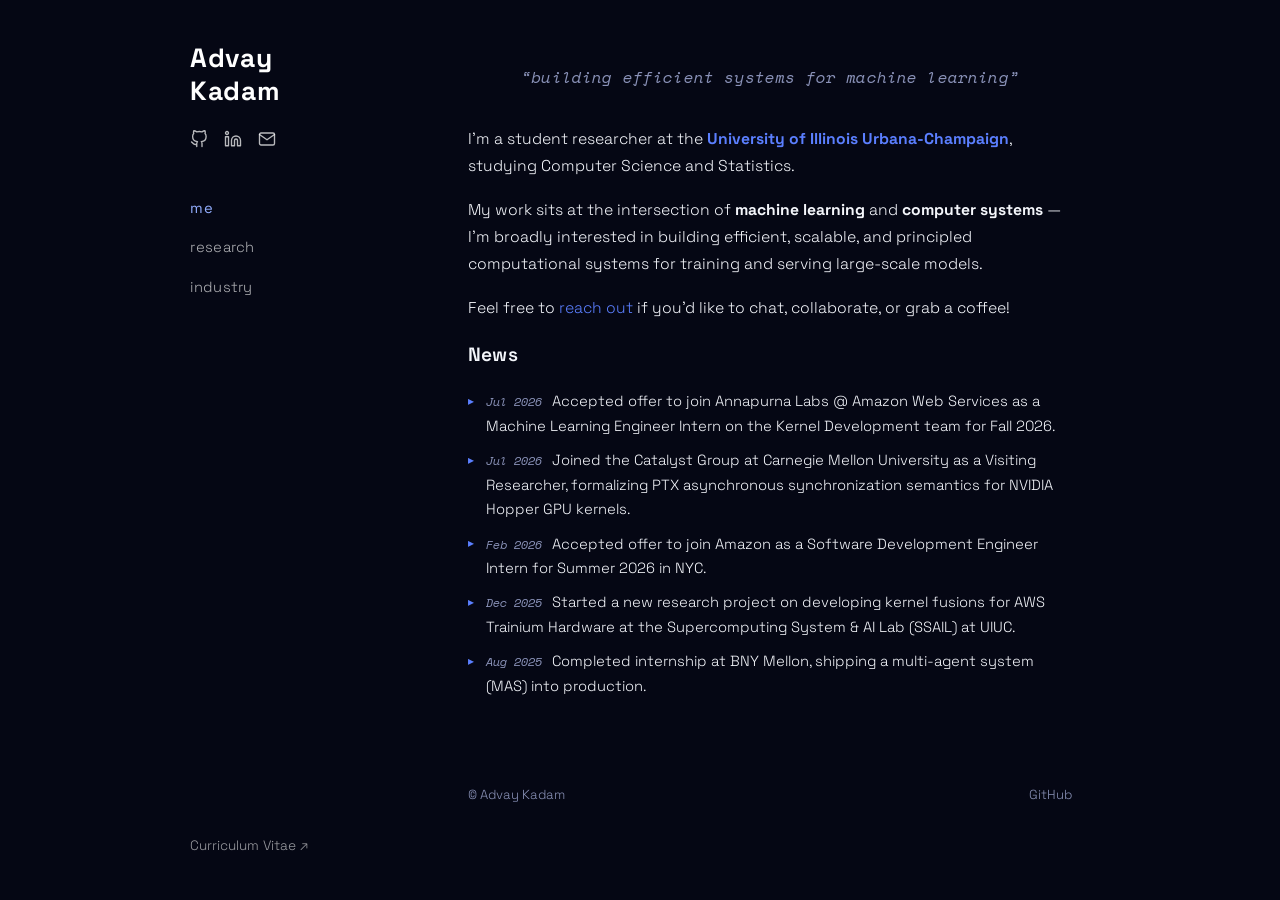
<file: index.html>
<!DOCTYPE html>
<html lang="en">
<head>
  <meta charset="UTF-8" />
  <meta name="viewport" content="width=device-width, initial-scale=1.0" />
  <title>Advay Kadam</title>
  <link rel="preconnect" href="https://fonts.googleapis.com" />
  <link rel="preconnect" href="https://fonts.gstatic.com" crossorigin />
  <link href="https://fonts.googleapis.com/css2?family=Space+Grotesk:wght@300;400;500;600;700&family=Space+Mono:ital,wght@0,400;1,400&display=swap" rel="stylesheet" />
  <link rel="stylesheet" href="site.css" />
</head>
<body>

  <!-- SIDEBAR -->
  <aside class="sidebar">
    <a class="sidebar-name" href="index.html">Advay<br>Kadam</a>

    <div class="sidebar-icons">
      <a href="https://github.com/Advay-K1" target="_blank" rel="noopener" title="GitHub">
        <svg viewBox="0 0 24 24" fill="none" stroke="currentColor" stroke-width="1.8" stroke-linecap="round" stroke-linejoin="round">
          <path d="M9 19c-5 1.5-5-2.5-7-3m14 6v-3.87a3.37 3.37 0 0 0-.94-2.61c3.14-.35 6.44-1.54 6.44-7A5.44 5.44 0 0 0 20 4.77 5.07 5.07 0 0 0 19.91 1S18.73.65 16 2.48a13.38 13.38 0 0 0-7 0C6.27.65 5.09 1 5.09 1A5.07 5.07 0 0 0 5 4.77a5.44 5.44 0 0 0-1.5 3.78c0 5.42 3.3 6.61 6.44 7A3.37 3.37 0 0 0 9 18.13V22"/>
        </svg>
      </a>
      <a href="https://www.linkedin.com/in/advay-kadam/" target="_blank" rel="noopener" title="LinkedIn">
        <svg viewBox="0 0 24 24" fill="none" stroke="currentColor" stroke-width="1.8" stroke-linecap="round" stroke-linejoin="round">
          <path d="M16 8a6 6 0 0 1 6 6v7h-4v-7a2 2 0 0 0-2-2 2 2 0 0 0-2 2v7h-4v-7a6 6 0 0 1 6-6z"/>
          <rect x="2" y="9" width="4" height="12"/>
          <circle cx="4" cy="4" r="2"/>
        </svg>
      </a>
      <a href="mailto:advay.kadam10@gmail.com" title="Email">
        <svg viewBox="0 0 24 24" fill="none" stroke="currentColor" stroke-width="1.8" stroke-linecap="round" stroke-linejoin="round">
          <path d="M4 4h16c1.1 0 2 .9 2 2v12c0 1.1-.9 2-2 2H4c-1.1 0-2-.9-2-2V6c0-1.1.9-2 2-2z"/>
          <polyline points="22,6 12,13 2,6"/>
        </svg>
      </a>
    </div>

    <nav class="sidebar-nav">
      <a href="index.html" class="active">me</a>
      <a href="research.html">research</a>
      <a href="industry.html">industry</a>
    </nav>

    <div class="sidebar-bottom">
      <a class="sidebar-cv" href="CV/Advay_Kadam.pdf" target="_blank" rel="noopener">Curriculum Vitae ↗</a>
    </div>
  </aside>

  <!-- MAIN -->
  <main class="content">

    <header class="post-header">
      <p class="desc">&ldquo;building efficient systems for machine learning&rdquo;</p>
    </header>

    <article>
      <p>I'm a student researcher at the <a href="https://illinois.edu/" target="_blank" rel="noopener"><strong>University of Illinois Urbana&#8209;Champaign</strong></a>, studying Computer Science and Statistics.</p>
      <p>My work sits at the intersection of <strong>machine learning</strong> and <strong>computer systems</strong> &mdash; I'm broadly interested in building efficient, scalable, and principled computational systems for training and serving large-scale models.</p>
      <p>Feel free to <a href="mailto:advay.kadam10@gmail.com">reach out</a> if you'd like to chat, collaborate, or grab a coffee!</p>
    </article>

    <section id="news">
      <h2 class="section-heading">News</h2>
      <ul class="news-list">
        <li><span class="news-date">Jul 2026</span> Accepted offer to join Annapurna Labs @ Amazon Web Services as a Machine Learning Engineer Intern on the Kernel Development team for Fall 2026.</li>
        <li><span class="news-date">Jul 2026</span> Joined the Catalyst Group at Carnegie Mellon University as a Visiting Researcher, formalizing PTX asynchronous synchronization semantics for NVIDIA Hopper GPU kernels.</li>
        <li><span class="news-date">Feb 2026</span> Accepted offer to join Amazon as a Software Development Engineer Intern for Summer 2026 in NYC.</li>
        <li><span class="news-date">Dec 2025</span> Started a new research project on developing kernel fusions for AWS Trainium Hardware at the Supercomputing System & AI Lab (SSAIL) at UIUC.</li>
        <li><span class="news-date">Aug 2025</span> Completed internship at BNY Mellon, shipping a multi-agent system (MAS) into production.</li>
      </ul>
    </section>

    <footer>
      <span>© Advay Kadam</span>
      <a href="https://github.com/Advay-K1" target="_blank" rel="noopener">GitHub</a>
    </footer>

  </main>

</body>
</html>
</file>
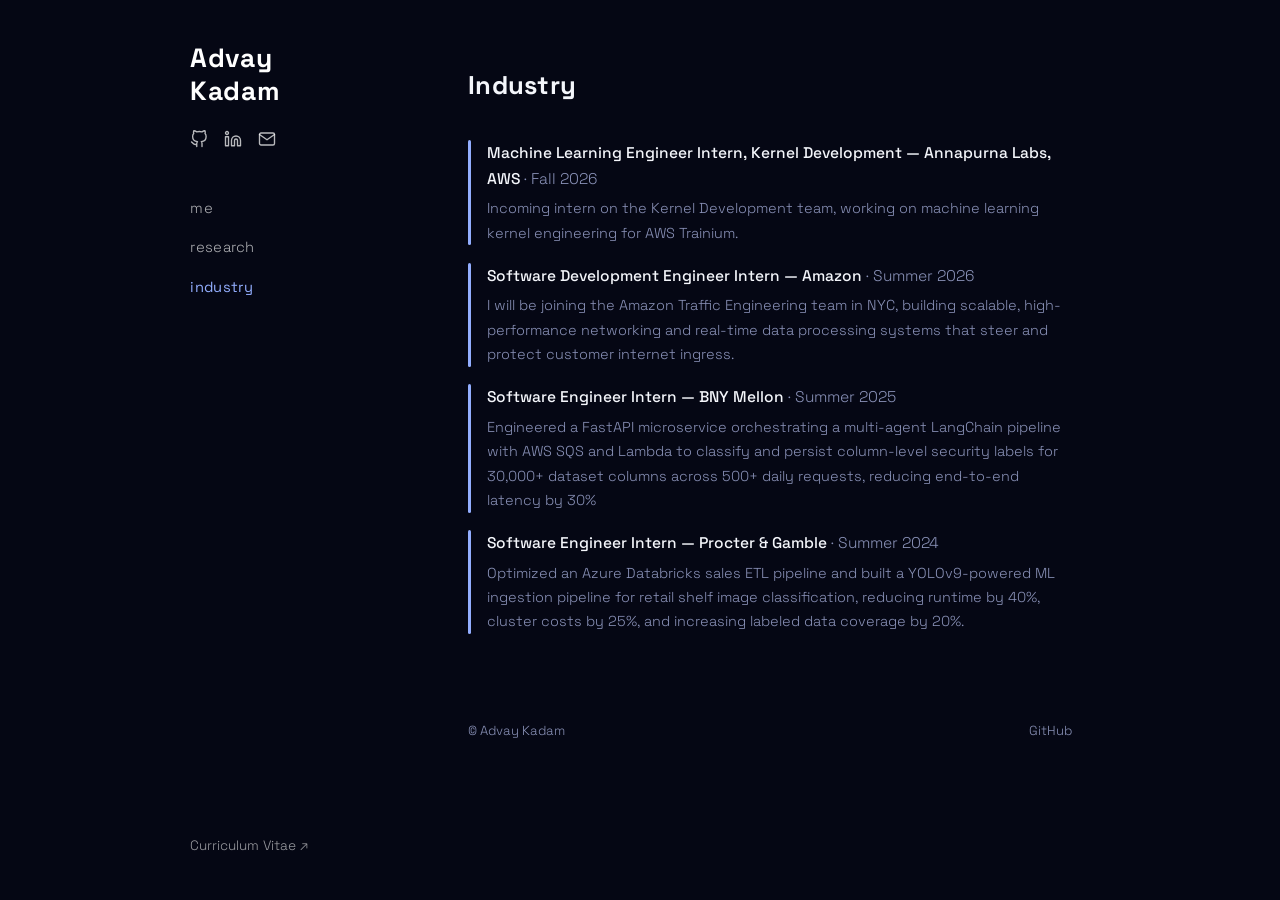
<file: industry.html>
<!DOCTYPE html>
<html lang="en">
<head>
  <meta charset="UTF-8" />
  <meta name="viewport" content="width=device-width, initial-scale=1.0" />
  <title>Industry · Advay Kadam</title>
  <link rel="preconnect" href="https://fonts.googleapis.com" />
  <link rel="preconnect" href="https://fonts.gstatic.com" crossorigin />
  <link href="https://fonts.googleapis.com/css2?family=Space+Grotesk:wght@300;400;500;600;700&family=Space+Mono:ital,wght@0,400;1,400&display=swap" rel="stylesheet" />
  <link rel="stylesheet" href="site.css" />
</head>
<body>

  <!-- SIDEBAR -->
  <aside class="sidebar">
    <a class="sidebar-name" href="index.html">Advay<br>Kadam</a>

    <div class="sidebar-icons">
      <a href="https://github.com/Advay-K1" target="_blank" rel="noopener" title="GitHub">
        <svg viewBox="0 0 24 24" fill="none" stroke="currentColor" stroke-width="1.8" stroke-linecap="round" stroke-linejoin="round">
          <path d="M9 19c-5 1.5-5-2.5-7-3m14 6v-3.87a3.37 3.37 0 0 0-.94-2.61c3.14-.35 6.44-1.54 6.44-7A5.44 5.44 0 0 0 20 4.77 5.07 5.07 0 0 0 19.91 1S18.73.65 16 2.48a13.38 13.38 0 0 0-7 0C6.27.65 5.09 1 5.09 1A5.07 5.07 0 0 0 5 4.77a5.44 5.44 0 0 0-1.5 3.78c0 5.42 3.3 6.61 6.44 7A3.37 3.37 0 0 0 9 18.13V22"/>
        </svg>
      </a>
      <a href="https://www.linkedin.com/in/advay-kadam/" target="_blank" rel="noopener" title="LinkedIn">
        <svg viewBox="0 0 24 24" fill="none" stroke="currentColor" stroke-width="1.8" stroke-linecap="round" stroke-linejoin="round">
          <path d="M16 8a6 6 0 0 1 6 6v7h-4v-7a2 2 0 0 0-2-2 2 2 0 0 0-2 2v7h-4v-7a6 6 0 0 1 6-6z"/>
          <rect x="2" y="9" width="4" height="12"/>
          <circle cx="4" cy="4" r="2"/>
        </svg>
      </a>
      <a href="mailto:advay.kadam10@gmail.com" title="Email">
        <svg viewBox="0 0 24 24" fill="none" stroke="currentColor" stroke-width="1.8" stroke-linecap="round" stroke-linejoin="round">
          <path d="M4 4h16c1.1 0 2 .9 2 2v12c0 1.1-.9 2-2 2H4c-1.1 0-2-.9-2-2V6c0-1.1.9-2 2-2z"/>
          <polyline points="22,6 12,13 2,6"/>
        </svg>
      </a>
    </div>

    <nav class="sidebar-nav">
      <a href="index.html">me</a>
      <a href="research.html">research</a>
      <a href="industry.html" class="active">industry</a>
    </nav>

    <div class="sidebar-bottom">
      <a class="sidebar-cv" href="CV/Advay_Kadam.pdf" target="_blank" rel="noopener">Curriculum Vitae ↗</a>
    </div>
  </aside>

  <!-- MAIN -->
  <main class="content">
    <h1 class="page-title">Industry</h1>

    <section>
      <div class="research-areas">

        <div class="research-area">
          <div class="research-area-bar"></div>
          <div>
            <p class="research-area-title">Machine Learning Engineer Intern, Kernel Development &mdash; Annapurna Labs, AWS <span style="font-weight:300; color:var(--text-muted)">&middot; Fall 2026</span></p>
            <p class="research-area-desc">
              Incoming intern on the Kernel Development team, working on machine learning kernel engineering for AWS Trainium.
            </p>
          </div>
        </div>

        <div class="research-area">
          <div class="research-area-bar"></div>
          <div>
            <p class="research-area-title">Software Development Engineer Intern &mdash; Amazon <span style="font-weight:300; color:var(--text-muted)">&middot; Summer 2026</span></p>
            <p class="research-area-desc">
              I will be joining the Amazon Traffic Engineering team in NYC, building scalable, high-performance
networking and real-time data processing systems that steer and protect customer internet ingress.
            </p>
          </div>
        </div>

        <div class="research-area">
          <div class="research-area-bar"></div>
          <div>
            <p class="research-area-title">Software Engineer Intern &mdash; BNY Mellon <span style="font-weight:300; color:var(--text-muted)">&middot; Summer 2025</span></p>
            <p class="research-area-desc">
              Engineered a FastAPI microservice orchestrating a multi-agent LangChain pipeline with AWS SQS and Lambda to classify and persist column-level security labels for 30,000+ dataset columns across 500+ daily requests, reducing end-to-end latency by 30%
            </p>
          </div>
        </div>

        <div class="research-area">
          <div class="research-area-bar"></div>
          <div>
            <p class="research-area-title">Software Engineer Intern &mdash; Procter & Gamble <span style="font-weight:300; color:var(--text-muted)">&middot; Summer 2024</span></p>
            <p class="research-area-desc">
              Optimized an Azure Databricks sales ETL pipeline and built a YOLOv9-powered ML ingestion pipeline for retail shelf image classification, reducing runtime by 40%, cluster costs by 25%, and increasing labeled data coverage by 20%.
            </p>
          </div>
        </div>

      </div>
    </section>

    <footer>
      <span>© Advay Kadam</span>
      <a href="https://github.com/Advay-K1" target="_blank" rel="noopener">GitHub</a>
    </footer>
  </main>

</body>
</html>
</file>
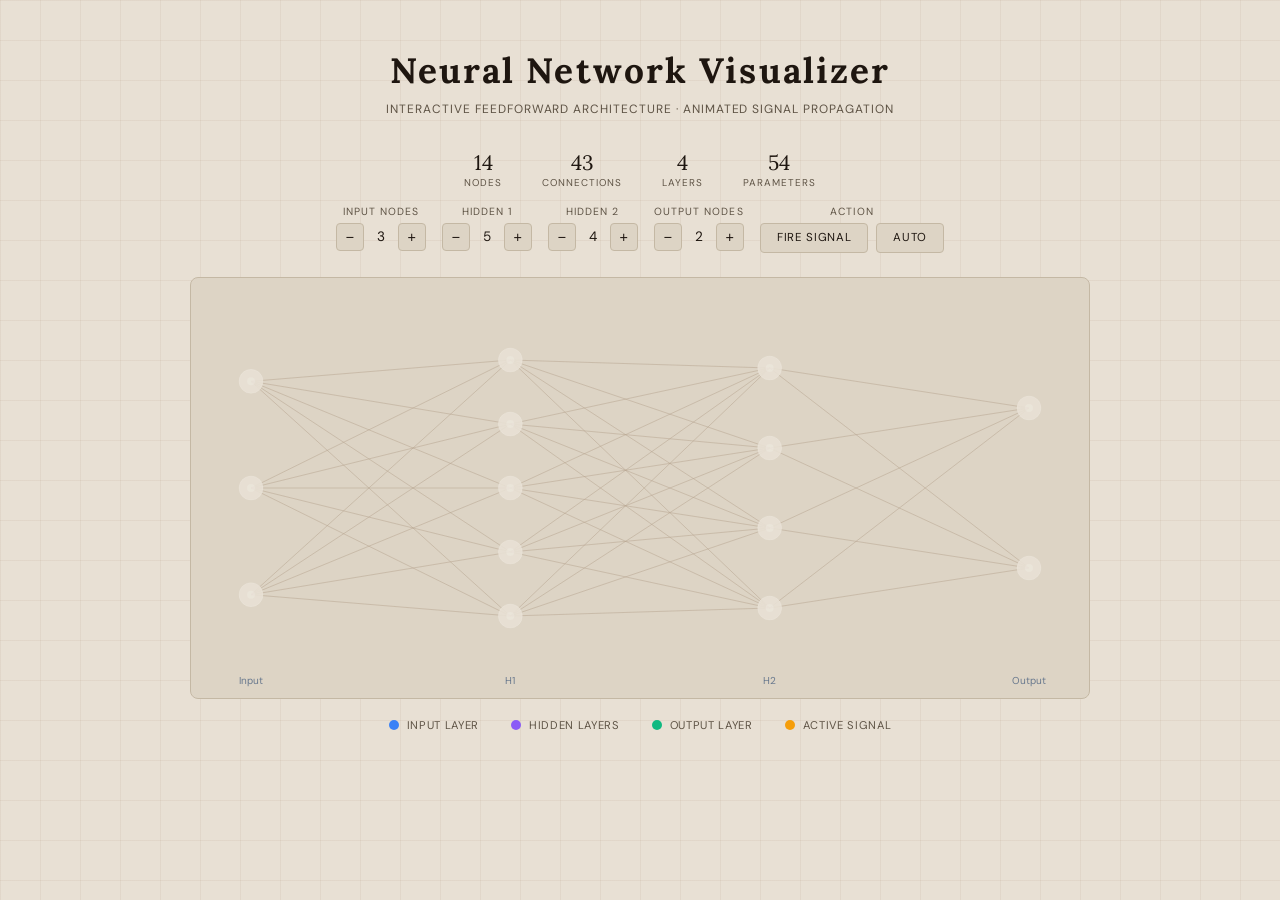
<file: nn.html>
<!DOCTYPE html>
<html lang="en">
<head>
  <meta charset="UTF-8" />
  <meta name="viewport" content="width=device-width, initial-scale=1.0"/>
  <title>Neural Network Visualization</title>
  <link rel="preconnect" href="https://fonts.googleapis.com"/>
  <link href="https://fonts.googleapis.com/css2?family=Lora:ital,wght@0,400;0,600&family=DM+Sans:wght@300;400;500&display=swap" rel="stylesheet"/>
  <style>
    :root {
      --bg: #e8e0d4;
      --surface: #ddd4c5;
      --border: #c4b8a4;
      --text: #1e1610;
      --text-muted: #5e5345;
      --node-input: #7a4f2c;
      --node-hidden: #a67c52;
      --node-output: #4a2e10;
      --signal: #c4793a;
      --glow-blue: rgba(122,79,44,0.35);
      --glow-purple: rgba(166,124,82,0.35);
      --glow-green: rgba(74,46,16,0.35);
    }

    * { box-sizing: border-box; margin: 0; padding: 0; }

    body {
      background: var(--bg);
      color: var(--text);
      font-family: 'DM Sans', sans-serif;
      min-height: 100vh;
      display: flex;
      flex-direction: column;
      align-items: center;
      overflow-x: hidden;
    }

    /* subtle grid background */
    body::before {
      content: '';
      position: fixed;
      inset: 0;
      background-image:
        linear-gradient(rgba(122,79,44,0.06) 1px, transparent 1px),
        linear-gradient(90deg, rgba(122,79,44,0.06) 1px, transparent 1px);
      background-size: 40px 40px;
      pointer-events: none;
      z-index: 0;
    }

    header {
      position: relative;
      z-index: 1;
      text-align: center;
      padding: 3rem 2rem 1.5rem;
    }

    header h1 {
      font-family: 'Lora', serif;
      font-size: clamp(1.4rem, 4vw, 2.2rem);
      font-weight: 700;
      letter-spacing: 0.06em;
      color: #1e1610;
      margin-bottom: 0.5rem;
    }

    header p {
      font-size: 0.75rem;
      color: var(--text-muted);
      letter-spacing: 0.08em;
      text-transform: uppercase;
    }

    /* ── CONTROLS ── */
    .controls {
      position: relative;
      z-index: 1;
      display: flex;
      gap: 1rem;
      flex-wrap: wrap;
      justify-content: center;
      margin-bottom: 1.5rem;
      padding: 0 1rem;
    }

    .ctrl-group {
      display: flex;
      flex-direction: column;
      gap: 0.3rem;
      align-items: center;
    }

    .ctrl-label {
      font-size: 0.65rem;
      color: var(--text-muted);
      letter-spacing: 0.1em;
      text-transform: uppercase;
    }

    .ctrl-row {
      display: flex;
      align-items: center;
      gap: 0.5rem;
    }

    button.icon-btn {
      background: var(--surface);
      border: 1px solid var(--border);
      color: var(--text);
      width: 28px;
      height: 28px;
      border-radius: 4px;
      cursor: pointer;
      font-size: 0.9rem;
      display: flex;
      align-items: center;
      justify-content: center;
      transition: border-color 0.2s, color 0.2s;
    }

    button.icon-btn:hover { border-color: var(--node-input); color: var(--node-input); }

    .ctrl-val {
      font-size: 0.85rem;
      color: var(--text);
      min-width: 18px;
      text-align: center;
    }

    .btn {
      background: var(--surface);
      border: 1px solid var(--border);
      color: var(--text);
      padding: 0.4rem 1rem;
      border-radius: 4px;
      cursor: pointer;
      font-family: 'DM Sans', sans-serif;
      font-size: 0.72rem;
      letter-spacing: 0.06em;
      text-transform: uppercase;
      transition: border-color 0.2s, color 0.2s, background 0.2s;
    }

    .btn:hover { border-color: var(--node-hidden); color: var(--node-hidden); }
    .btn.active { border-color: var(--signal); color: var(--signal); background: rgba(196,121,58,0.12); }

    /* ── CANVAS WRAPPER ── */
    .canvas-wrap {
      position: relative;
      z-index: 1;
      width: min(96vw, 900px);
      background: var(--surface);
      border: 1px solid var(--border);
      border-radius: 8px;
      overflow: hidden;
    }

    canvas { display: block; width: 100%; }

    /* ── LEGEND ── */
    .legend {
      position: relative;
      z-index: 1;
      display: flex;
      gap: 2rem;
      flex-wrap: wrap;
      justify-content: center;
      margin-top: 1.2rem;
      padding-bottom: 2rem;
    }

    .legend-item {
      display: flex;
      align-items: center;
      gap: 0.5rem;
      font-size: 0.7rem;
      color: var(--text-muted);
      letter-spacing: 0.06em;
      text-transform: uppercase;
    }

    .legend-dot {
      width: 10px;
      height: 10px;
      border-radius: 50%;
      flex-shrink: 0;
    }

    /* ── STATS BAR ── */
    .stats {
      position: relative;
      z-index: 1;
      display: flex;
      gap: 2.5rem;
      flex-wrap: wrap;
      justify-content: center;
      margin-top: 0.5rem;
      margin-bottom: 1rem;
    }

    .stat {
      text-align: center;
    }

    .stat-val {
      font-family: 'Lora', serif;
      font-size: 1.3rem;
      color: #1e1610;
    }

    .stat-label {
      font-size: 0.62rem;
      color: var(--text-muted);
      letter-spacing: 0.1em;
      text-transform: uppercase;
    }
  </style>
</head>
<body>

  <header>
    <h1>Neural Network Visualizer</h1>
    <p>Interactive feedforward architecture · animated signal propagation</p>
  </header>

  <div class="stats">
    <div class="stat"><div class="stat-val" id="stat-nodes">0</div><div class="stat-label">Nodes</div></div>
    <div class="stat"><div class="stat-val" id="stat-edges">0</div><div class="stat-label">Connections</div></div>
    <div class="stat"><div class="stat-val" id="stat-layers">0</div><div class="stat-label">Layers</div></div>
    <div class="stat"><div class="stat-val" id="stat-params">0</div><div class="stat-label">Parameters</div></div>
  </div>

  <div class="controls">
    <div class="ctrl-group">
      <span class="ctrl-label">Input Nodes</span>
      <div class="ctrl-row">
        <button class="icon-btn" onclick="changeLayer(0,-1)">−</button>
        <span class="ctrl-val" id="v0">3</span>
        <button class="icon-btn" onclick="changeLayer(0,1)">+</button>
      </div>
    </div>
    <div class="ctrl-group">
      <span class="ctrl-label">Hidden 1</span>
      <div class="ctrl-row">
        <button class="icon-btn" onclick="changeLayer(1,-1)">−</button>
        <span class="ctrl-val" id="v1">5</span>
        <button class="icon-btn" onclick="changeLayer(1,1)">+</button>
      </div>
    </div>
    <div class="ctrl-group">
      <span class="ctrl-label">Hidden 2</span>
      <div class="ctrl-row">
        <button class="icon-btn" onclick="changeLayer(2,-1)">−</button>
        <span class="ctrl-val" id="v2">4</span>
        <button class="icon-btn" onclick="changeLayer(2,1)">+</button>
      </div>
    </div>
    <div class="ctrl-group">
      <span class="ctrl-label">Output Nodes</span>
      <div class="ctrl-row">
        <button class="icon-btn" onclick="changeLayer(3,-1)">−</button>
        <span class="ctrl-val" id="v3">2</span>
        <button class="icon-btn" onclick="changeLayer(3,1)">+</button>
      </div>
    </div>
    <div class="ctrl-group">
      <span class="ctrl-label">Action</span>
      <div class="ctrl-row" style="gap:0.5rem">
        <button class="btn" id="btn-fire" onclick="fireSignal()">Fire Signal</button>
        <button class="btn" id="btn-auto" onclick="toggleAuto()">Auto</button>
      </div>
    </div>
  </div>

  <div class="canvas-wrap">
    <canvas id="nn" height="420"></canvas>
  </div>

  <div class="legend">
    <div class="legend-item"><div class="legend-dot" style="background:#3b82f6"></div>Input Layer</div>
    <div class="legend-item"><div class="legend-dot" style="background:#8b5cf6"></div>Hidden Layers</div>
    <div class="legend-item"><div class="legend-dot" style="background:#10b981"></div>Output Layer</div>
    <div class="legend-item"><div class="legend-dot" style="background:#f59e0b"></div>Active Signal</div>
  </div>

  <script>
    const canvas = document.getElementById('nn');
    const ctx = canvas.getContext('2d');

    let layers = [3, 5, 4, 2];
    let signals = [];   // {progress, fromLayer, fromNode, toNode, color}
    let nodeActivations = []; // per-layer per-node activation strength [0..1]
    let autoMode = false;
    let autoTimer = null;
    let animFrame;

    // ── Layout ──
    function getLayout() {
      const W = canvas.offsetWidth || 900;
      const H = canvas.height;
      const padX = 60, padY = 50;
      const layerX = layers.map((_, i) => padX + i * (W - 2*padX) / (layers.length - 1));
      const nodePos = layers.map((count, li) => {
        const x = layerX[li];
        return Array.from({length: count}, (_, ni) => {
          const y = padY + (ni + 0.5) * (H - 2*padY) / count;
          return {x, y};
        });
      });
      return {W, H, nodePos};
    }

    // ── Colours ──
    function layerColor(li) {
      if (li === 0) return '#3b82f6';
      if (li === layers.length - 1) return '#10b981';
      return '#8b5cf6';
    }

    function layerGlow(li) {
      if (li === 0) return 'rgba(59,130,246,';
      if (li === layers.length - 1) return 'rgba(16,185,129,';
      return 'rgba(139,92,246,';
    }

    // ── Draw ──
    function draw() {
      const {W, H, nodePos} = getLayout();
      ctx.clearRect(0, 0, W, H);

      // Draw edges
      for (let li = 0; li < layers.length - 1; li++) {
        for (let ni = 0; ni < layers[li]; ni++) {
          for (let nj = 0; nj < layers[li+1]; nj++) {
            const a = nodePos[li][ni];
            const b = nodePos[li+1][nj];

            // Check if any signal is traveling this edge
            const sig = signals.find(s => s.fromLayer === li && s.fromNode === ni && s.toNode === nj);
            if (sig) {
              const grad = ctx.createLinearGradient(a.x, a.y, b.x, b.y);
              grad.addColorStop(Math.max(0, sig.progress - 0.15), 'rgba(245,158,11,0)');
              grad.addColorStop(sig.progress, 'rgba(245,158,11,0.9)');
              grad.addColorStop(Math.min(1, sig.progress + 0.15), 'rgba(245,158,11,0)');
              ctx.beginPath();
              ctx.moveTo(a.x, a.y);
              ctx.lineTo(b.x, b.y);
              ctx.strokeStyle = grad;
              ctx.lineWidth = 2;
              ctx.stroke();
            } else {
              ctx.beginPath();
              ctx.moveTo(a.x, a.y);
              ctx.lineTo(b.x, b.y);
              ctx.strokeStyle = 'rgba(180,160,140,0.6)';
              ctx.lineWidth = 0.8;
              ctx.stroke();
            }
          }
        }
      }

      // Draw nodes
      for (let li = 0; li < layers.length; li++) {
        for (let ni = 0; ni < layers[li]; ni++) {
          const {x, y} = nodePos[li][ni];
          const act = nodeActivations[li]?.[ni] || 0;
          const col = layerColor(li);
          const glowBase = layerGlow(li);
          const r = 12;

          // glow
          if (act > 0.01) {
            const grd = ctx.createRadialGradient(x, y, r, x, y, r + 22 * act);
            grd.addColorStop(0, glowBase + (0.5 * act) + ')');
            grd.addColorStop(1, glowBase + '0)');
            ctx.beginPath();
            ctx.arc(x, y, r + 22 * act, 0, Math.PI * 2);
            ctx.fillStyle = grd;
            ctx.fill();
          }

          // ring
          ctx.beginPath();
          ctx.arc(x, y, r, 0, Math.PI * 2);
          ctx.strokeStyle = act > 0.01 ? col : 'rgba(255,255,255,0.12)';
          ctx.lineWidth = act > 0.01 ? 2 : 1;
          ctx.fillStyle = act > 0.01
            ? glowBase + (0.25 * act) + ')'
            : 'rgba(232,224,212,0.9)';
          ctx.fill();
          ctx.stroke();

          // inner dot
          ctx.beginPath();
          ctx.arc(x, y, 4, 0, Math.PI * 2);
          ctx.fillStyle = act > 0.01 ? col : 'rgba(255,255,255,0.15)';
          ctx.fill();
        }
      }

      // Layer labels
      const labelY = H - 14;
      const labels = layers.map((_, i) => {
        if (i === 0) return 'Input';
        if (i === layers.length - 1) return 'Output';
        return `H${i}`;
      });
      for (let li = 0; li < layers.length; li++) {
        ctx.fillStyle = 'rgba(74,96,128,0.8)';
        ctx.font = '10px DM Sans, sans-serif';
        ctx.textAlign = 'center';
        ctx.fillText(labels[li], nodePos[li][0].x, labelY);
      }
    }

    // ── Signal propagation ──
    function fireSignal() {
      // Reset activations
      nodeActivations = layers.map(n => new Array(n).fill(0));
      signals = [];

      // Activate all input nodes
      for (let ni = 0; ni < layers[0]; ni++) {
        nodeActivations[0][ni] = 1;
      }

      // Create signals for layer 0 → 1
      spawnLayerSignals(0);
    }

    function spawnLayerSignals(fromLayer) {
      for (let ni = 0; ni < layers[fromLayer]; ni++) {
        for (let nj = 0; nj < layers[fromLayer+1]; nj++) {
          signals.push({
            fromLayer,
            fromNode: ni,
            toNode: nj,
            progress: 0,
            speed: 0.008 + Math.random() * 0.004
          });
        }
      }
    }

    // ── Animation loop ──
    function animate() {
      animFrame = requestAnimationFrame(animate);

      // Advance signals
      let completedLayer = -1;
      for (let i = signals.length - 1; i >= 0; i--) {
        signals[i].progress += signals[i].speed;
        if (signals[i].progress >= 1) {
          const {fromLayer, toNode} = signals[i];
          nodeActivations[fromLayer + 1][toNode] = 1;
          completedLayer = fromLayer;
          signals.splice(i, 1);
        }
      }

      // Check if all signals for a layer are done → spawn next layer
      if (completedLayer >= 0 && completedLayer + 1 < layers.length - 1) {
        const layerSignalsLeft = signals.filter(s => s.fromLayer === completedLayer).length;
        if (layerSignalsLeft === 0 && !signals.find(s => s.fromLayer > completedLayer)) {
          spawnLayerSignals(completedLayer + 1);
        }
      }

      // Decay activations slowly
      for (let li = 0; li < nodeActivations.length; li++) {
        for (let ni = 0; ni < (nodeActivations[li]?.length || 0); ni++) {
          nodeActivations[li][ni] *= 0.985;
        }
      }

      draw();
    }

    // ── Controls ──
    function changeLayer(li, delta) {
      layers[li] = Math.max(1, Math.min(8, layers[li] + delta));
      document.getElementById('v' + li).textContent = layers[li];
      nodeActivations = layers.map(n => new Array(n).fill(0));
      signals = [];
      updateStats();
    }

    function toggleAuto() {
      autoMode = !autoMode;
      const btn = document.getElementById('btn-auto');
      btn.classList.toggle('active', autoMode);
      if (autoMode) {
        fireSignal();
        autoTimer = setInterval(() => fireSignal(), 2800);
      } else {
        clearInterval(autoTimer);
      }
    }

    function updateStats() {
      const totalNodes = layers.reduce((a, b) => a + b, 0);
      let totalEdges = 0, totalParams = 0;
      for (let i = 0; i < layers.length - 1; i++) {
        totalEdges += layers[i] * layers[i+1];
        totalParams += layers[i] * layers[i+1] + layers[i+1];
      }
      document.getElementById('stat-nodes').textContent = totalNodes;
      document.getElementById('stat-edges').textContent = totalEdges;
      document.getElementById('stat-layers').textContent = layers.length;
      document.getElementById('stat-params').textContent = totalParams;
    }

    // ── Init ──
    function resize() {
      const wrap = canvas.parentElement;
      canvas.width = wrap.clientWidth;
      draw();
    }

    window.addEventListener('resize', resize);
    resize();
    nodeActivations = layers.map(n => new Array(n).fill(0));
    updateStats();
    animate();
  </script>
</body>
</html>
</file>
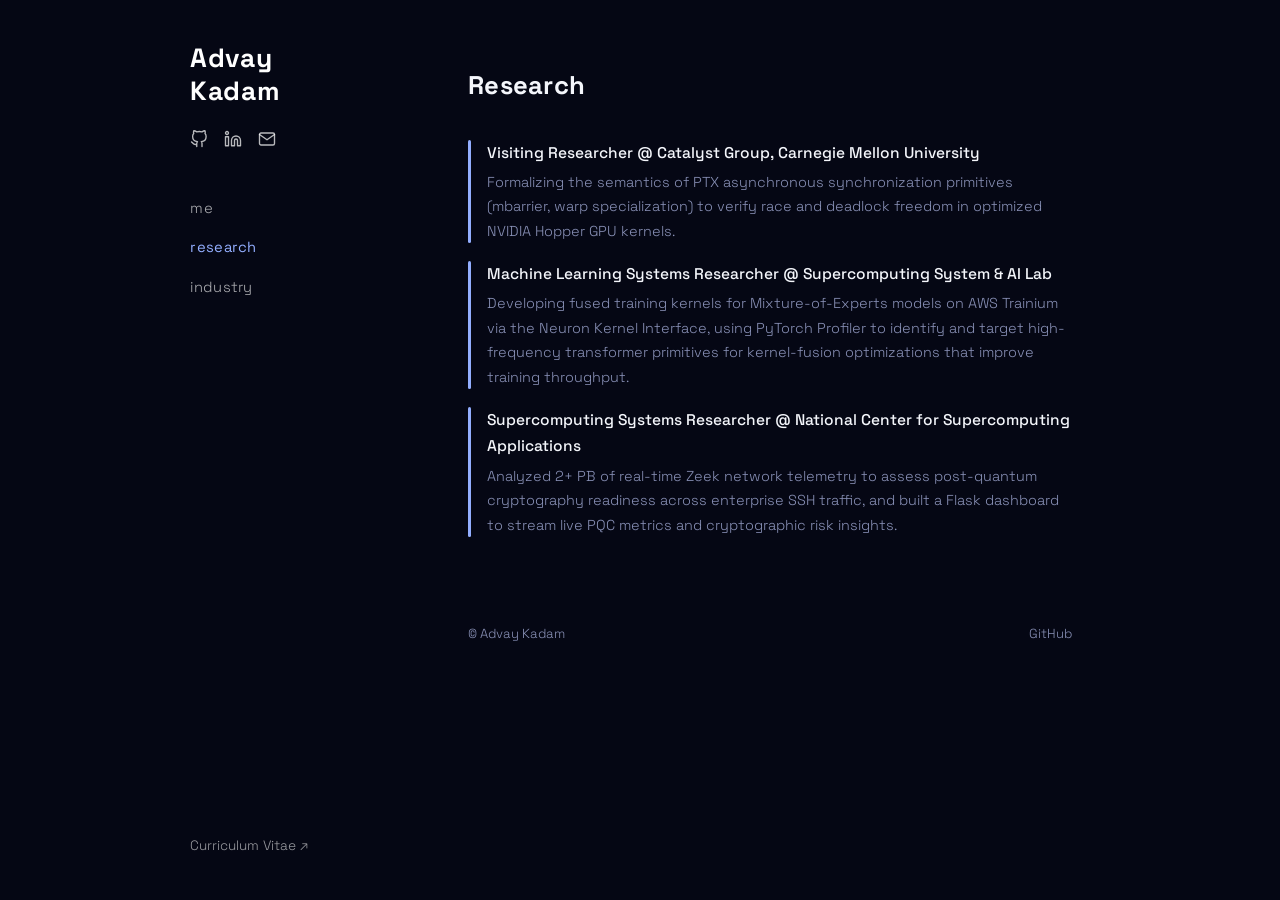
<file: research.html>
<!DOCTYPE html>
<html lang="en">
<head>
  <meta charset="UTF-8" />
  <meta name="viewport" content="width=device-width, initial-scale=1.0" />
  <title>Research · Advay Kadam</title>
  <link rel="preconnect" href="https://fonts.googleapis.com" />
  <link rel="preconnect" href="https://fonts.gstatic.com" crossorigin />
  <link href="https://fonts.googleapis.com/css2?family=Space+Grotesk:wght@300;400;500;600;700&family=Space+Mono:ital,wght@0,400;1,400&display=swap" rel="stylesheet" />
  <link rel="stylesheet" href="site.css" />
</head>
<body>

  <!-- SIDEBAR -->
  <aside class="sidebar">
    <a class="sidebar-name" href="index.html">Advay<br>Kadam</a>

    <div class="sidebar-icons">
      <a href="https://github.com/Advay-K1" target="_blank" rel="noopener" title="GitHub">
        <svg viewBox="0 0 24 24" fill="none" stroke="currentColor" stroke-width="1.8" stroke-linecap="round" stroke-linejoin="round">
          <path d="M9 19c-5 1.5-5-2.5-7-3m14 6v-3.87a3.37 3.37 0 0 0-.94-2.61c3.14-.35 6.44-1.54 6.44-7A5.44 5.44 0 0 0 20 4.77 5.07 5.07 0 0 0 19.91 1S18.73.65 16 2.48a13.38 13.38 0 0 0-7 0C6.27.65 5.09 1 5.09 1A5.07 5.07 0 0 0 5 4.77a5.44 5.44 0 0 0-1.5 3.78c0 5.42 3.3 6.61 6.44 7A3.37 3.37 0 0 0 9 18.13V22"/>
        </svg>
      </a>
      <a href="https://www.linkedin.com/in/advay-kadam/" target="_blank" rel="noopener" title="LinkedIn">
        <svg viewBox="0 0 24 24" fill="none" stroke="currentColor" stroke-width="1.8" stroke-linecap="round" stroke-linejoin="round">
          <path d="M16 8a6 6 0 0 1 6 6v7h-4v-7a2 2 0 0 0-2-2 2 2 0 0 0-2 2v7h-4v-7a6 6 0 0 1 6-6z"/>
          <rect x="2" y="9" width="4" height="12"/>
          <circle cx="4" cy="4" r="2"/>
        </svg>
      </a>
      <a href="mailto:advay.kadam10@gmail.com" title="Email">
        <svg viewBox="0 0 24 24" fill="none" stroke="currentColor" stroke-width="1.8" stroke-linecap="round" stroke-linejoin="round">
          <path d="M4 4h16c1.1 0 2 .9 2 2v12c0 1.1-.9 2-2 2H4c-1.1 0-2-.9-2-2V6c0-1.1.9-2 2-2z"/>
          <polyline points="22,6 12,13 2,6"/>
        </svg>
      </a>
    </div>

    <nav class="sidebar-nav">
      <a href="index.html">me</a>
      <a href="research.html" class="active">research</a>
      <a href="industry.html">industry</a>
    </nav>

    <div class="sidebar-bottom">
      <a class="sidebar-cv" href="CV/Advay_Kadam.pdf" target="_blank" rel="noopener">Curriculum Vitae ↗</a>
    </div>
  </aside>

  <!-- MAIN -->
  <main class="content">
    <h1 class="page-title">Research</h1>

    <section>
      <div class="research-areas">

        <div class="research-area">
          <div class="research-area-bar"></div>
          <div>
            <p class="research-area-title">Visiting Researcher @ Catalyst Group, Carnegie Mellon University</p>
            <p class="research-area-desc">
              Formalizing the semantics of PTX asynchronous synchronization primitives (mbarrier, warp specialization) to verify race and deadlock freedom in optimized NVIDIA Hopper GPU kernels.
            </p>
          </div>
        </div>

        <div class="research-area">
          <div class="research-area-bar"></div>
          <div>
            <p class="research-area-title">Machine Learning Systems Researcher @ Supercomputing System & AI Lab</p>
            <p class="research-area-desc">
             Developing fused training kernels for Mixture-of-Experts models on AWS Trainium via the Neuron Kernel Interface, using PyTorch Profiler to identify and target high-frequency transformer primitives for kernel-fusion optimizations that improve training throughput.
            </p>
          </div>
        </div>

        <div class="research-area">
          <div class="research-area-bar"></div>
          <div>
            <p class="research-area-title">Supercomputing Systems Researcher @ National Center for Supercomputing Applications</p>
            <p class="research-area-desc">
              Analyzed 2+ PB of real-time Zeek network telemetry to assess post-quantum cryptography readiness across enterprise SSH traffic, and built a Flask dashboard to stream live PQC metrics and cryptographic risk insights.
            </p>
          </div>
        </div>

      </div>
    </section>

    <footer>
      <span>© Advay Kadam</span>
      <a href="https://github.com/Advay-K1" target="_blank" rel="noopener">GitHub</a>
    </footer>
  </main>

</body>
</html>
</file>
<file: site.css>
:root {
  --bg:           #050714;
  --white:        #ffffff;
  --hover-bg:     rgba(255,255,255,0.05);
  --text:         #f4f6fb;
  --text-muted:   #8a92b8;
  --accent:       #5b7fff;
  --accent-light: #93aeff;
  --sidebar-w:    260px;
}

*, *::before, *::after { box-sizing: border-box; margin: 0; padding: 0; }

html { font-size: 16px; scroll-behavior: smooth; }

body {
  background: var(--bg);
  color: var(--text);
  font-family: 'Space Grotesk', sans-serif;
  font-weight: 300;
  line-height: 1.7;
  min-height: 100vh;
  display: flex;
  justify-content: center;
  align-items: flex-start;
}

/* ── SIDEBAR ── */
.sidebar {
  position: sticky;
  top: 0;
  height: 100vh;
  flex-shrink: 0;
  width: var(--sidebar-w);
  background: var(--bg);
  color: var(--white);
  display: flex;
  flex-direction: column;
  padding: 2.6rem 1.9rem;
  overflow-y: auto;
  z-index: 100;
}

.sidebar-name {
  font-family: 'Space Grotesk', sans-serif;
  font-size: 1.65rem;
  font-weight: 700;
  letter-spacing: 0.02em;
  color: var(--white);
  text-decoration: none;
  line-height: 1.25;
  display: block;
}

.sidebar-icons {
  display: flex;
  gap: 1rem;
  margin-top: 1.4rem;
}

.sidebar-icons a {
  color: rgba(255,255,255,0.72);
  display: flex;
  transition: color 0.2s;
}

.sidebar-icons a:hover { color: var(--white); }

.sidebar-icons svg { width: 18px; height: 18px; }

.sidebar-nav {
  display: flex;
  flex-direction: column;
  gap: 0.9rem;
  margin-top: 3rem;
}

.sidebar-nav a {
  font-size: 0.92rem;
  letter-spacing: 0.02em;
  color: rgba(255,255,255,0.68);
  text-decoration: none;
  transition: color 0.2s;
}

.sidebar-nav a:hover { color: var(--white); }

.sidebar-nav a.active {
  color: var(--accent-light);
  font-weight: 400;
}

.sidebar-bottom {
  margin-top: auto;
  padding-top: 2rem;
}

.sidebar-cv {
  font-size: 0.85rem;
  color: rgba(255,255,255,0.6);
  text-decoration: none;
  transition: color 0.2s;
}

.sidebar-cv:hover { color: var(--white); }

/* ── MAIN LAYOUT ── */
main.content {
  width: 100%;
  max-width: 700px;
  padding: 4rem 3rem 5rem;
}

.post-header {
  text-align: center;
  margin-bottom: 2.2rem;
}

.post-header .desc {
  font-family: 'Space Mono', monospace;
  font-style: italic;
  font-size: 1rem;
  letter-spacing: 0.01em;
  color: var(--text-muted);
}

article p {
  font-size: 0.98rem;
  color: var(--text);
  margin-bottom: 1.1rem;
}

article a {
  color: var(--accent);
  text-decoration: none;
}

article a:hover { color: var(--accent-light); text-decoration: underline; }

/* ── PAGE HEADER (non-index pages) ── */
.page-title {
  font-family: 'Space Grotesk', sans-serif;
  font-size: 1.6rem;
  font-weight: 700;
  letter-spacing: 0.01em;
  color: var(--text);
  margin-bottom: 2rem;
}

/* ── SECTIONS ── */
section { margin-bottom: 3rem; }

.section-heading {
  font-family: 'Space Grotesk', sans-serif;
  font-size: 1.2rem;
  font-weight: 600;
  letter-spacing: 0.01em;
  color: var(--text);
  margin-bottom: 1.1rem;
}

/* ── RESEARCH / INDUSTRY ── */
.research-intro {
  font-size: 0.97rem;
  color: var(--text);
  line-height: 1.8;
}

.research-areas {
  display: flex;
  flex-direction: column;
  gap: 1.1rem;
}

.research-area {
  display: grid;
  grid-template-columns: 3px 1fr;
  gap: 1rem;
  align-items: start;
}

.research-area-bar {
  width: 3px;
  height: 100%;
  min-height: 60px;
  background: var(--accent-light);
  border-radius: 2px;
}

.research-area-title {
  font-family: 'Space Grotesk', sans-serif;
  font-size: 0.97rem;
  font-weight: 500;
  color: var(--text);
  margin-bottom: 0.25rem;
}

.research-area-desc {
  font-size: 0.9rem;
  color: var(--text-muted);
  line-height: 1.7;
}

/* ── NEWS ── */
.news-list {
  list-style: none;
  display: flex;
  flex-direction: column;
  gap: 0.65rem;
}

.news-list li {
  font-size: 0.92rem;
  color: var(--text);
  line-height: 1.65;
  padding-left: 1.1rem;
  position: relative;
}

.news-list li::before {
  content: "▸";
  position: absolute;
  left: 0;
  color: var(--accent);
  font-size: 0.75rem;
  top: 0.22em;
}

.news-date {
  font-family: 'Space Mono', monospace;
  font-size: 0.78rem;
  color: var(--text-muted);
  margin-right: 0.4rem;
  font-style: italic;
}

/* ── FOOTER ── */
footer {
  margin-top: 4rem;
  padding-top: 1.4rem;
  font-size: 0.82rem;
  color: var(--text-muted);
  display: flex;
  justify-content: space-between;
  align-items: center;
  gap: 1rem;
  flex-wrap: wrap;
}

footer a {
  color: var(--text-muted);
  text-decoration: none;
  transition: color 0.2s;
}

footer a:hover { color: var(--accent); }

/* ── ANIMATIONS ── */
@keyframes fadeUp {
  from { opacity: 0; transform: translateY(14px); }
  to   { opacity: 1; transform: translateY(0); }
}

main.content { animation: fadeUp 0.5s ease both; }

/* ── RESPONSIVE ── */
@media (max-width: 860px) {
  body {
    flex-direction: column;
    align-items: stretch;
  }

  .sidebar {
    position: relative;
    top: auto;
    width: 100%;
    height: auto;
    flex-direction: row;
    flex-wrap: wrap;
    align-items: center;
    padding: 1.2rem 1.5rem;
    gap: 1.5rem;
  }

  .sidebar-nav {
    flex-direction: row;
    flex-wrap: wrap;
    margin-top: 0;
    gap: 1.2rem;
  }

  .sidebar-bottom {
    margin-top: 0;
    padding-top: 0;
    margin-left: auto;
  }

  main.content {
    max-width: 100%;
    padding: 2.5rem 1.5rem 4rem;
  }
}
</file>
